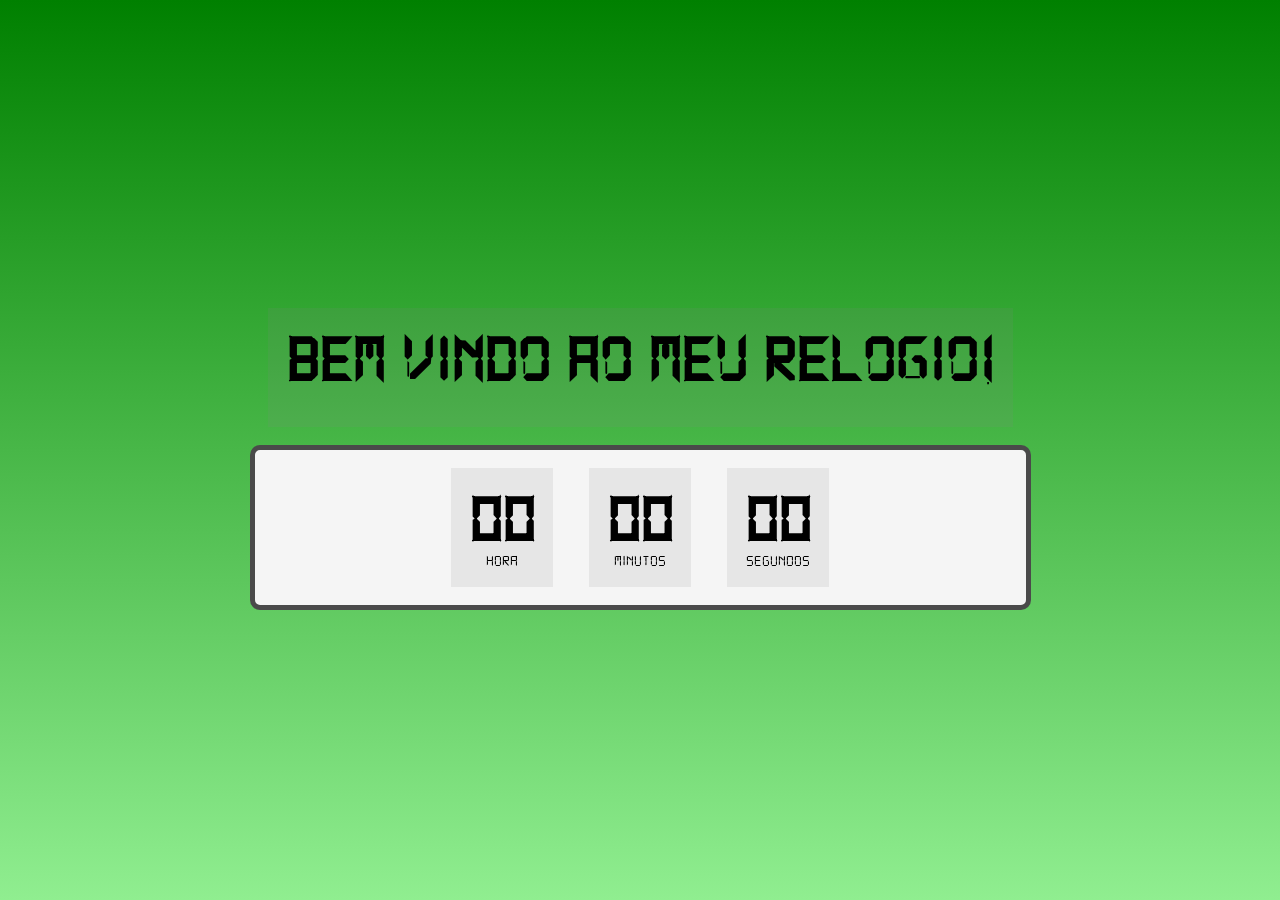
<file: index.html>
<!DOCTYPE html>
<html lang="en">
<head>
    <meta charset="UTF-8">
    <meta name="viewport" content="width=device-width, initial-scale=1.0">
    <link rel="stylesheet" href="css/style.css">
    
    <title>Relogio</title>
</head>
<body>
    <section class="titulo">
        <div>
    <h1 class="bemvindo">Bem vindo ao meu relogio!</h1><br>
    </div>
    <section class="relogio">
        <div>
            <h1 id="hora">00</h1>
            <span class="texto">HORA</span>
        </div>
        <div>
            <h1 id="minutos">00</h1>
            <span class="texto">MINUTOS</span>
        </div>
        <div>
            <h1 id="segundos">00</h1>
            <span class="texto">SEGUNDOS</span>
        </div>

    </section>
    <script src="js/script.js"></script>
    
    
</body>
</html>
</file>
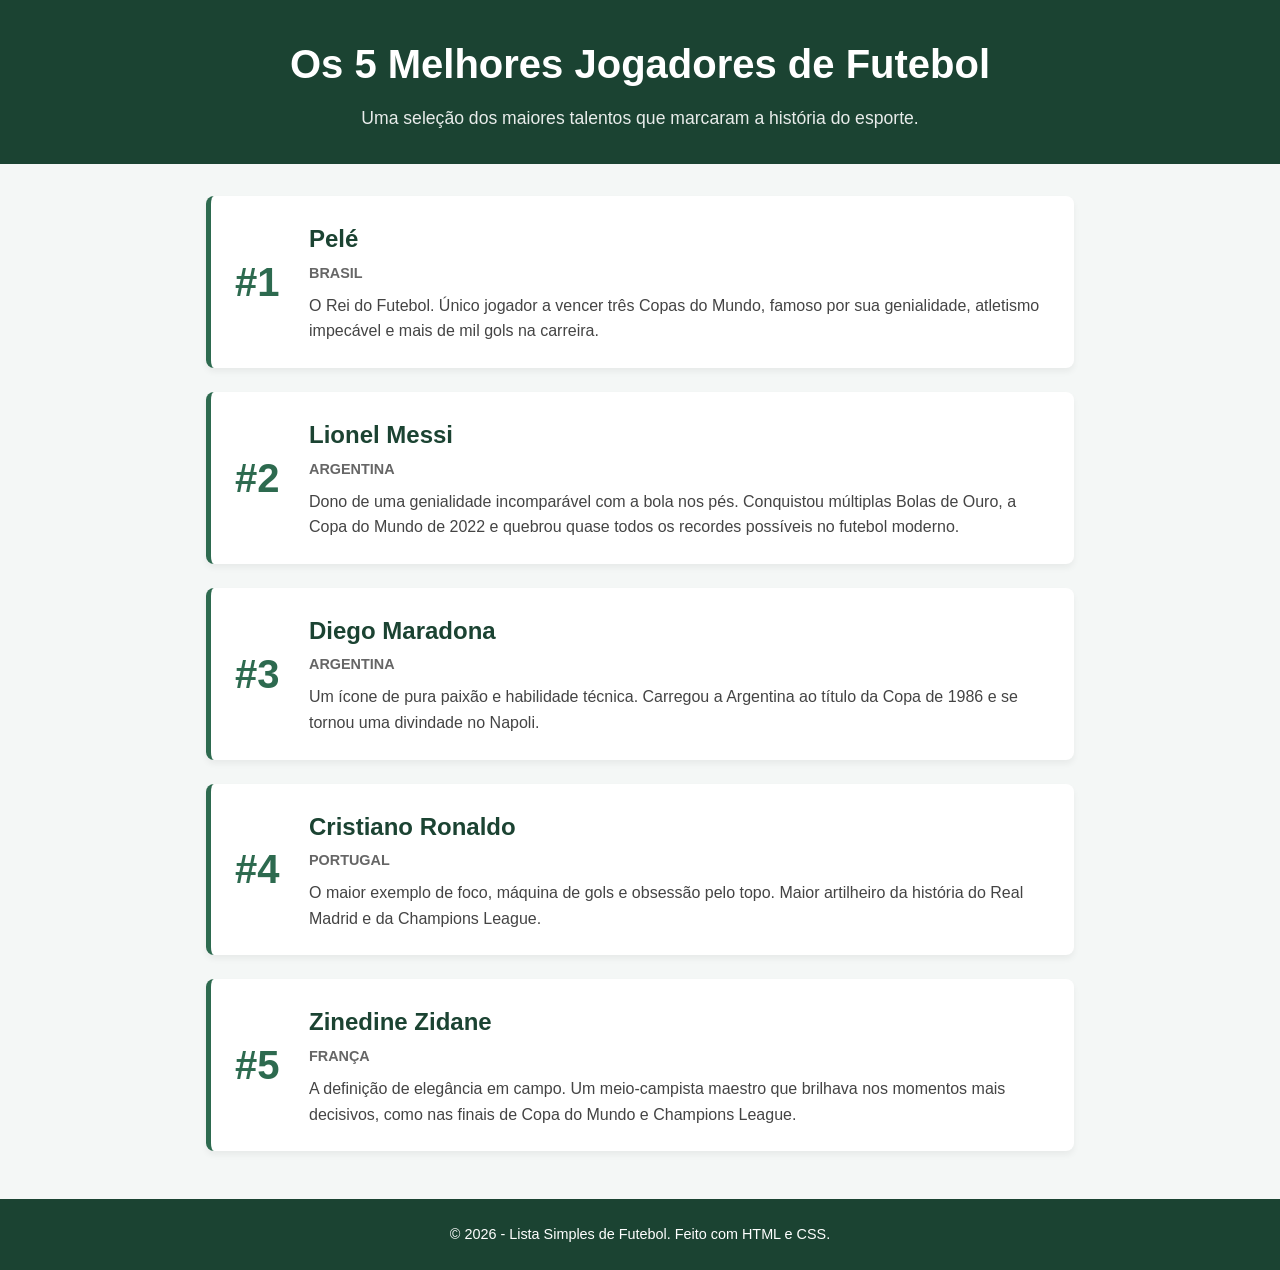
<file: css/index.html>
<!DOCTYPE html>
<html lang="pt-BR">
<head>
    <meta charset="UTF-8">
    <meta name="viewport" content="width=device-width, initial-scale=1.0">
    <title>Top 5 Jogadores de Futebol</title>
    <style>
        /* Configurações Gerais */
        * {
            margin: 0;
            padding: 0;
            box-sizing: border-box;
            font-family: 'Segoe UI', Tahoma, Geneva, Verdana, sans-serif;
        }

        body {
            background-color: #f4f7f6;
            color: #333;
            line-height: 1.6;
        }

        /* Cabeçalho */
        header {
            background-color: #1b4332;
            color: white;
            text-align: center;
            padding: 2rem 1rem;
        }

        header h1 {
            font-size: 2.5rem;
            margin-bottom: 0.5rem;
        }

        header p {
            font-size: 1.1rem;
            opacity: 0.9;
        }

        /* Conteúdo Principal */
        main {
            max-width: 900px;
            margin: 2rem auto;
            padding: 0 1rem;
        }

        /* Lista de Jogadores */
        .ranking-lista {
            list-style: none;
        }

        .jogador-card {
            background-color: white;
            margin-bottom: 1.5rem;
            padding: 1.5rem;
            border-radius: 8px;
            box-shadow: 0 4px 6px rgba(0, 0, 0, 0.05);
            display: flex;
            align-items: center;
            border-left: 5px solid #2d6a4f;
        }

        .posicao {
            font-size: 2.5rem;
            font-weight: bold;
            color: #2d6a4f;
            margin-right: 1.5rem;
            min-width: 50px;
        }

        .info h2 {
            font-size: 1.5rem;
            color: #1b4332;
            margin-bottom: 0.2rem;
        }

        .nacionalidade {
            font-size: 0.9rem;
            color: #666;
            font-weight: 600;
            text-transform: uppercase;
            margin-bottom: 0.5rem;
        }

        .descricao {
            color: #444;
        }

        /* Rodapé */
        footer {
            text-align: center;
            padding: 1.5rem;
            background-color: #1b4332;
            color: white;
            margin-top: 3rem;
            font-size: 0.9rem;
        }
    </style>
</head>
<body>

    <header>
        <h1>Os 5 Melhores Jogadores de Futebol</h1>
        <p>Uma seleção dos maiores talentos que marcaram a história do esporte.</p>
    </header>

    <main>
        <ol class="ranking-lista">
            <!-- Jogador 1 -->
            <li>
                <article class="jogador-card">
                    <div class="posicao" aria-hidden="true">#1</div>
                    <div class="info">
                        <h2>Pelé</h2>
                        <div class="nacionalidade">Brasil</div>
                        <p class="descricao">O Rei do Futebol. Único jogador a vencer três Copas do Mundo, famoso por sua genialidade, atletismo impecável e mais de mil gols na carreira.</p>
                    </div>
                </article>
            </li>

            <!-- Jogador 2 -->
            <li>
                <article class="jogador-card">
                    <div class="posicao" aria-hidden="true">#2</div>
                    <div class="info">
                        <h2>Lionel Messi</h2>
                        <div class="nacionalidade">Argentina</div>
                        <p class="descricao">Dono de uma genialidade incomparável com a bola nos pés. Conquistou múltiplas Bolas de Ouro, a Copa do Mundo de 2022 e quebrou quase todos os recordes possíveis no futebol moderno.</p>
                    </div>
                </article>
            </li>

            <!-- Jogador 3 -->
            <li>
                <article class="jogador-card">
                    <div class="posicao" aria-hidden="true">#3</div>
                    <div class="info">
                        <h2>Diego Maradona</h2>
                        <div class="nacionalidade">Argentina</div>
                        <p class="descricao">Um ícone de pura paixão e habilidade técnica. Carregou a Argentina ao título da Copa de 1986 e se tornou uma divindade no Napoli.</p>
                    </div>
                </article>
            </li>

            <!-- Jogador 4 -->
            <li>
                <article class="jogador-card">
                    <div class="posicao" aria-hidden="true">#4</div>
                    <div class="info">
                        <h2>Cristiano Ronaldo</h2>
                        <div class="nacionalidade">Portugal</div>
                        <p class="descricao">O maior exemplo de foco, máquina de gols e obsessão pelo topo. Maior artilheiro da história do Real Madrid e da Champions League.</p>
                    </div>
                </article>
            </li>

            <!-- Jogador 5 -->
            <li>
                <article class="jogador-card">
                    <div class="posicao" aria-hidden="true">#5</div>
                    <div class="info">
                        <h2>Zinedine Zidane</h2>
                        <div class="nacionalidade">França</div>
                        <p class="descricao">A definição de elegância em campo. Um meio-campista maestro que brilhava nos momentos mais decisivos, como nas finais de Copa do Mundo e Champions League.</p>
                    </div>
                </article>
            </li>
        </ol>
    </main>

    <footer>
        <p>&copy; 2026 - Lista Simples de Futebol. Feito com HTML e CSS.</p>
    </footer>

</body>
</html>
</file>
<file: css/style.css>
@font-face {
    font-family: digital;
    src: url(../fonts/ds_digital/DS-DIGI.TTF);
}
*{
    margin: 0;
    padding: 0;
    font-family: digital;
}
body{
    width: 100%;
    height: 100vh; /*viwer height*/
    display: flex;
    justify-content: center;
    align-items: center;
    background-image: linear-gradient( green, lightgreen);
}
.bem-vindo :hover{
    display: flex;
    justify-content: center;
    align-items: center;
    flex-direction: column;
    color: black;
    
}
.relogio{
    display: flex;
    align-items: center;
    border: 5px solid rgba(0, 0, 0, 0.699);
    border-radius: 10px;
    background-color: whitesmoke;
    justify-content: center;
    
}
@media screen and (max-width: 668px) {
        
    }
/* .relogio:hover{
    display: flex;
    align-items: center;
    border: 2px solid black;
    border-radius: 10px;
    background-color: whitesmoke;
    justify-content: center;
} */
div{
    margin: 18px;
    padding: 18px;
    background-color: rgba(128, 128, 128, 0.137);
    display: flex;
    justify-content: center;
    align-items: center;
    flex-direction: column;
    color: black
}
h1{
    font-size: 50pt;

}

#give-freely-root-ejkiikneibegknkgihpcbcedgmpo{
    display: none !important;
}
</file>
